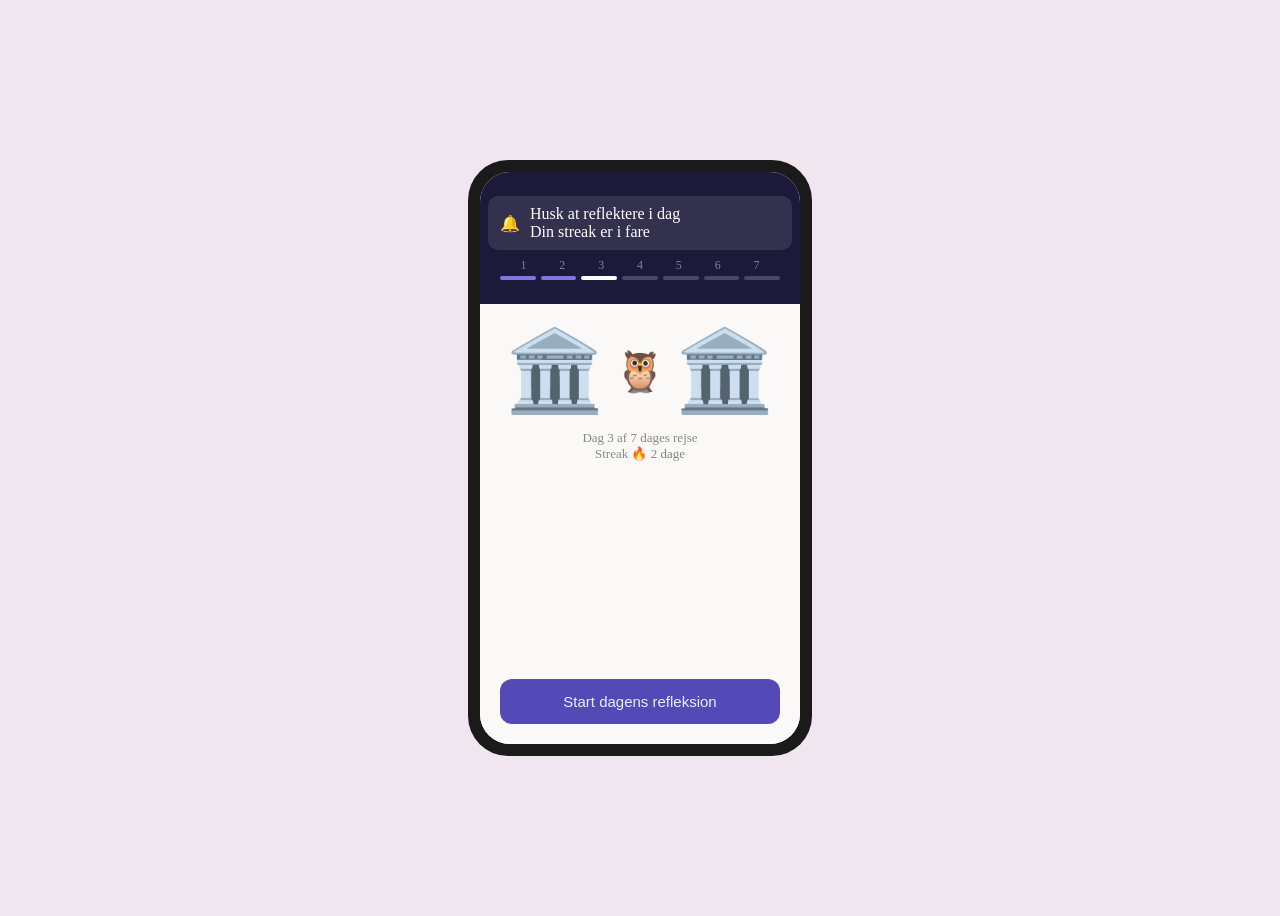
<file: Prototype 1.html>
<!DOCTYPE html> <!-- Fortæller browseren: "dette er et HTML dokument" -->
<html lang="en"> <!-- Starter hele siden — lang="en" siger sproget er engelsk -->

  <head> <!-- Alt herinde er usynligt for brugeren — opsætning og regler -->
    <meta charset="UTF-8"> <!-- Tillader æ ø å og andre specialtegn -->
    <title>Reflectionjourney</title> <!-- Det der vises i browserens fane øverst -->

  <style> /* Her begynder CSS — vi skifter sprog fra HTML til CSS, CSS hjælper os med at style siden */
      body {
      background: #f0e6f0; /* sætter baggrundsfarve */
      font-family: Georgia, serif; /* sætter skrifttype */
      display: flex; /* sætter layout til "flexbox" — gør det nemt at centrere indholdet */
      justify-content: center; /* centrer vandret */
      align-items: center; /* centrer lodret */
      min-height: 100vh; /* giv siden en mindste-højde på hele skærmhøjden */
      } /*body-blokken slutter her */

    .telefon { /* punktum foran = "find alt med class='telefon'" .navn = find class */
      background: #1a1a1a;  /* mørk baggrund — næsten sort */
      width: 320px;         /* bredde — ca. som en mobilskærm */
      border-radius: 40px;  /* runde hjørner — jo højere tal, jo rundere */
      padding: 12px;        /* luft mellem kanten og indholdet indeni */
      min-height: 560px;    /* NY: giv boksen en mindste-højde */
      } /* telefon-blokken slutter her */

    .skaerm {           /* tilføjes her — efter .telefon */
      background: rgb(255, 255, 255); /* hvid baggrund */
      border-radius: 30px; /* runde hjørner — lidt mindre end telefonen for at skabe en "skærm" effekt */
      overflow: hidden;   /* skjuler indhold, der overskrider boksen */
      min-height: 560px; /* NY: giv skærmen samme mindste-højde som telefonen for at sikre den fylder hele pladsen */
      width: 100%;     /* NY: lad skærmen fylde hele bredden af telefonen, så den automatisk tilpasser sig telefonens bredde */
      }

    .top-del {
      background: #1C1A3A;  /* mørk lilla — næsten sort */
      padding: 24px 20px;   /* luft indeni — 24px top/bund, 20px venstre/højre */
      display: flex;          /* gør jeg kan rykke rundt på elementer */
      flex-direction: column; /* NY: stable elementer lodret */
      align-items: center;    /* NY: centrer vandret */
      }

    .bund-del {
      background: #faf9f7;  /* næsten hvid */
      padding: 20px;        /* luft indeni */
      display: flex;          /* NY: tænd for arrangøren */
      flex-direction: column; /* NY: stable elementer lodret */
      min-height: 400px;      /* NY: giv den noget højde at arbejde med */
    }

    .notifikation {
      background: rgba(255,255,255,0.10); /* gennemsigtig hvid baggrund */
      border-radius: 10px;                /* runde hjørner */
      padding: 9px 12px;                  /* luft indeni */
      display: flex;                      /* placer klokke og tekst side om side */
      align-items: center;                /* centrer dem lodret */
      gap: 10px;                          /* afstand mellem klokke og tekst */
      width: 100%;                        /* fyld hele bredden */
      }

      .notifikation p {
      color: white; /* hvid tekst */
      margin: 0;    /* fjern automatisk afstand */
      }

    .dag-numre {
      display: flex;                    /* side om side */
      justify-content: space-between;   /* jævn fordeling */
      width: 100%;                      /* fyld hele bredden */
      margin-top: 8px;                  /* lidt luft over */
      box-sizing: border-box;           /* inkluder padding i bredden */
      padding: 0 4px;                    /* lidt luft på siderne */
      } 

    .dag-numre span {
      color: rgba(255,255,255,0.45); /* hvid men kun 0.45 % synlig */
      font-size: 12px;               /* tekst størrelse */
      text-align: center;  /* centrer tallet indeni */
      flex: 1;             /* giv hver span samme bredde */
      }

    .striber { /* styler beholderen for striberne */
      display: flex;
      gap: 5px;        /* afstand mellem striberne */
      width: 100%;
      margin-top: 3px; /* tæt på tallene */
      }

    .stribe { /* styler hver enkelte stribe */
      flex: 1;                          /* lige bred */
      height: 4px;                      /* tynd streg */
      border-radius: 3px;               /* runde ender */
      background: rgba(255,255,255,0.2); /* usynlig — fremtidige dage */
      }

    .stribe.aktiv { background: #7F77DD; } /* lilla — gennemført */
    .stribe.idag  { background: #fff; }    /* hvid — i dag */
    
    .ugle {
      font-size: 40px;   /* stor ugle */
      text-align: center; /* centrer den */
      margin: 0;          /* fjern automatisk afstand */
      }

    .ugle-rad {
      display: flex;        /* side om side */
      align-items: center;  /* centrer lodret */
      justify-content: center; /* centrer vandret */
      gap: 10px;            /* afstand mellem dem */
      width: 100%;
      }

    .ugle-rad img {
      width: 50px;  /* søjlens bredde */
      }
    
    .sojle {
      font-size: 80px; /* størrelse på templet */
      }

    .knap {
      margin-top: auto; /* skub knappen ned mod bunden */
      background: #534AB7;  /* lilla baggrund */
      color: #EEEDFE;        /* lys tekst */
      border: none;          /* fjern browserens standard-kant */
      border-radius: 12px;   /* runde hjørner */
      padding: 14px;         /* luft indeni */
      font-size: 15px;       /* tekststørrelse */
      width: 100%;           /* fyld hele bredden */
      }

    .dag-info {
      text-align: center; /* centrer teksten */
      margin-top: 12px;   /* luft over */
      }

    .dag-info p {
      margin: 0;          /* fjern automatisk afstand */
      color: #888780;     /* grå tekst */
      font-size: 13px;    /* lille tekst */
      }

    .side2 {
      display: none; /* skjult som standard */
      color: white;
      border-radius: 30px;  /* runde hjørner som .skaerm */
      overflow: hidden;     /* klip indhold der stikker ud */
      min-height: 560px;    /* samme højde som side 1 */
      width: 100%; 
      }
    
      textarea {
      width: 100%;        /* fyld hele bredden */
      height: 200px;      /* højden — prøv at ændre tallet */
      box-sizing: border-box; /* padding tæller med i bredden - uden den ville tekstfeltet stikke ud over telefonens kanter fordi padding lægges ovenpå width: 100% */
     }

    .ild{
      font-size: 40px;
        }

    #side5 .bund-del { /* undtagelse: Find bund-del der sider inde i #side5 og gør teksten sort */
      color: black; /* kun tekst i bund-del på side 5 */
      }

    .citat {
      font-style: italic; /* kursiv tekst */
      color: #5F5E5A;     /* grå farve */
      }

      .card {
      background: white;
      border-radius: 8px;
      padding: 10px 12px;
      border-left: 3px solid #534AB7;
      margin-bottom: 8px;
      }

    .q {
      font-size: 11px;
      color: #888780;
      margin: 0 0 4px;
      }

    .a {
      font-size: 13px;
      color: #2C2C2A;
      font-style: italic;
      margin: 0;
      }

#side5 .bund-del {
  overflow-y: scroll;
  max-height: 350px;
}
</style> <!-- Her slutter CSS — vi er tilbage i HTML -->

  </head> <!-- head-sektionen slutter her -->

 
  <body> <!-- Alt herinde vises på siden -->

<div class="telefon"> <!-- en usynlig boks med navnet "telefon", class = navngivning - div er en usynlig boks står for: division -->
      
    <div class="skaerm" id="side1"> <!--id er identifikation -->
      <div class="top-del"> <!-- NY: mørk top -->
        <div class="notifikation"> <!-- notifikations-boks -->
          <span>🔔</span>          <!-- span tager kun den plads det tildeles: klokke — fylder kun ikonets plads -->
          <div>                    <!-- tekstboks ved siden af klokken -->
            <p>Husk at reflektere i dag</p>
            <p>Din streak er i fare</p>
          </div>
        </div> <!-- lukker notifikation -->
        <!-- Dag-numre -->
        <div class="dag-numre">
          <span>1</span>
          <span>2</span>
          <span>3</span>
          <span>4</span>
          <span>5</span>
          <span>6</span>
          <span>7</span>
        </div>
        <!-- Streak-striber -->
        <div class="striber">
          <div class="stribe aktiv"></div>  <!-- gennemført dag -->
          <div class="stribe aktiv"></div>  <!-- gennemført dag -->
          <div class="stribe idag"></div>   <!-- dagens dag -->
          <div class="stribe"></div>        <!-- fremtidig dag -->
          <div class="stribe"></div>
          <div class="stribe"></div>
          <div class="stribe"></div>
        </div>
      </div>  <!-- lukker top-del -->
  
    
      <div class="bund-del"> <!-- lys bund -->
        <div class="ugle-rad"> <!-- en række med søjle, ugle, søjle -->
          <span class="sojle">🏛️</span>
          <p class="ugle">🦉</p>
          <span class="sojle">🏛️</span>
        </div> <!-- lukker ugle-rad -->
      
        <div class="dag-info">
          <p>Dag 3 af 7 dages rejse</p>
          <p>Streak 🔥 2 dage</p>
        </div>
        <!-- NY: dag og streak info -->
        <button class="knap" onclick="skiftTilSide(2)">Start dagens refleksion</button> <!-- knap til at starte refleksion, når der klikkes køre funktion skiftTilSide(2) -->
      </div><!-- lukker bund-del -->
    
    </div> <!-- lukker skaerm -->

    <!-- ========== SIDE 2: Spørgsmål ========== -->
    <div class="side2" id="side2">

    <div class="top-del">
      <p>Spørgsmål 1 af 3</p>
      <p>Hvad er det vigtigste for dig og dit fremtidige arbejdsliv?</p>
    <div class="ugle-rad">
      <span class="sojle">🏛️</span>
      <p class="ugle">🦉</p>
      <span class="sojle">🏛️</span>
      </div>
    </div>
    <div class="bund-del">
       <textarea id="svar1" placeholder="Skriv dine tanker her..."></textarea>
      <button class="knap" onclick="skiftTilSide(3)">Næste →</button> <!--  når der klikkes køre funktionen og skifter til side 3: skiftTilSide(3)-->
    </div>
    </div>

    <!-- SIDE 3 spørgsmål -->
  <div class="side2" id="side3">
  <div class="top-del">
    <p>Spørgsmål 2 af 3</p>
    <p>Hvilket job ville du vælge, hvis ingen vidste hvad du valgte?</p>
    <div class="ugle-rad">
      <span class="sojle">🏛️</span>
      <p class="ugle">🦉</p>
      <span class="sojle">🏛️</span>
      </div>
  </div>
  <div class="bund-del">
    <textarea id="svar2" placeholder="Skriv dine tanker her..."></textarea>
    <button class="knap" onclick="skiftTilSide(35)">Næste →</button>
  </div>
  </div>

  <!-- SIDE 3.5 — XP celebration -->
<div class="side2" id="side35">
  <div class="top-del" style="min-height: 560px; justify-content: center; gap: 16px;">
    
    <div id="konfetti">🎊 🎉 🎊</div>
    
    <p style="font-size: 60px; margin: 0;">🦉</p>
    
    <p style="color: #AFA9EC; font-size: 13px; 
       letter-spacing: 0.1em; text-transform: uppercase; margin: 0;">
       Titel optjent
    </p>
    
    <p style="color: white; font-size: 28px; 
       font-weight: bold; margin: 0;">
       "Den Ærlige"
    </p>
    
    <p style="color: rgba(255,255,255,0.6); font-size: 13px; 
       text-align: center; margin: 0; padding: 0 20px;">
       De færreste stiller sig selv dette spørgsmål
    </p>

    <div style="background: #534AB7; border-radius: 20px; 
        padding: 10px 24px; font-size: 22px; 
        color: white; font-weight: bold;">
      ⚡ +50 XP
    </div>

    <button class="knap" style="margin-top: 20px;" 
        onclick="skiftTilSide(4)">
      Fortsæt →
    </button>

  </div>
</div>

<!-- SIDE 4 spørgsmål -->
  <div class="side2" id="side4">
  <div class="top-del">
    <p>Spørgsmål 3 af 3</p>
    <p>Hvor vil du gerne være om 10 år?</p>
    <div class="ugle-rad">
      <span class="sojle">🏛️</span>
      <p class="ugle">🦉</p>
      <span class="sojle">🏛️</span>
      </div>
  </div>
  <div class="bund-del">
    <textarea id="svar3" placeholder="Skriv dine tanker her..."></textarea>
    <button class="knap" onclick="skiftTilSide(5)">Næste →</button>
  </div>
  </div>

  <!-- side 5 - Afslutning -->
  <div class="side2" id="side5">
  <div class="top-del">
    <p>Godt gået!</p>
  <div class="dag-numre">
          <span>1</span>
          <span>2</span>
          <span>3</span>
          <span>4</span>
          <span>5</span>
          <span>6</span>
          <span>7</span>
          </div>
  
          <div class="striber">
          <div class="stribe aktiv"></div>  <!-- gennemført dag -->
          <div class="stribe aktiv"></div>  <!-- gennemført dag -->
          <div class="stribe aktiv"></div>   <!-- gennemført dag -->
          <div class="stribe"></div>        <!-- fremtidig dag -->
          <div class="stribe"></div>
          <div class="stribe"></div>
          <div class="stribe"></div>
        </div>
    <div class="ugle-rad">
      <span class="sojle">🏛️</span>
      <p class="ugle">🦉</p>
      <span class="sojle">🏛️</span>
      </div>
  </div>
  <div class="bund-del">
    <div class="streak-info">
    <span>Streak</span>
    <span class="ild">🔥</span>
    <span>3 dage</span>
    </div>
    
  <div class="card">
    <p class="q">Hvad er vigtigst for dig?</p>         <!-- q=question, a=answer, ref=reflection -->
    <p id="vis-svar1" class="a"></p>
    </div>

  <div class="card">
    <p class="q">Hvis ingen vidste hvad du valgte?</p>
    <p id="vis-svar2" class="a"></p>
    </div>

  <div class="card">
    <p class="q">Hvad vil du gerne være om 10 år?</p>
    <p id="vis-svar3" class="a"></p>
    </div>
    <p class="citat">"At kende sig selv er begyndelsen på al visdom" — Aristoteles</p>
    <p>Husk at fortsætte din rejse i morgen!</p>
  </div>
  </div>

</div> <!-- lukker div class="telefon" -->

  <script>                        <!-- NY: JavaScript starter her -->
 let svar1 = '', svar2 = '', svar3 = '';                                    // Variabel: Lav tre tomme lommer, klar til at gemme svar i senere

function skiftTilSide(nummer)                                               // Lav en opskrift (funktion) der hedder "skiftTilSide" "nummer" er det tal vi sender med — fx skiftTilSide(2) sender tallet 2
{
  if (nummer === 3) { 
  svar1 = document.getElementById('svar1').value;                           // Vi forlader side 2, gem svaret fra tekstfeltet i lommen svar1
  }
  if (nummer === 4) {
    svar2 = document.getElementById('svar2').value;                          // Vi forlader side 3,  gem svaret fra tekstfeltet i lommen svar2
  }
  if (nummer === 5) {
    svar3 = document.getElementById('svar3').value;                          // Vi forlader side 4, gem svaret fra tekstfeltet i lommen svar3
    document.getElementById('vis-svar1').textContent = svar1;                   // Tag det gemte svar1 og vis det på kortet på side 5
    document.getElementById('vis-svar2').textContent = svar2;
    document.getElementById('vis-svar3').textContent = svar3;
    document.getElementById('side35').style.display = 'none';
                                                                            // Tag alle tre lommer frem og vis indholdet på kortene på side 5
  }

  document.getElementById('side1').style.display = 'none';
  document.getElementById('side2').style.display = 'none';
  document.getElementById('side3').style.display = 'none';
  document.getElementById('side35').style.display = 'none';
  document.getElementById('side4').style.display = 'none';
  document.getElementById('side5').style.display = 'none';                   // Skjul ALLE sider, ryd bordet fuldstændigt, hver gang vi skifter side: None - gør den usynlig   

  document.getElementById('side' + nummer).style.display = 'block';
}                                                                             // Vis KUN den side vi vil hen til, fx 'side' + 2 = 'side2' - Block gør den synlig
    
  </script>                       <!-- JavaScript slutter her -->

  </body> <!-- lukker body -->

</html> <!-- lukker hele siden -->
</file>
